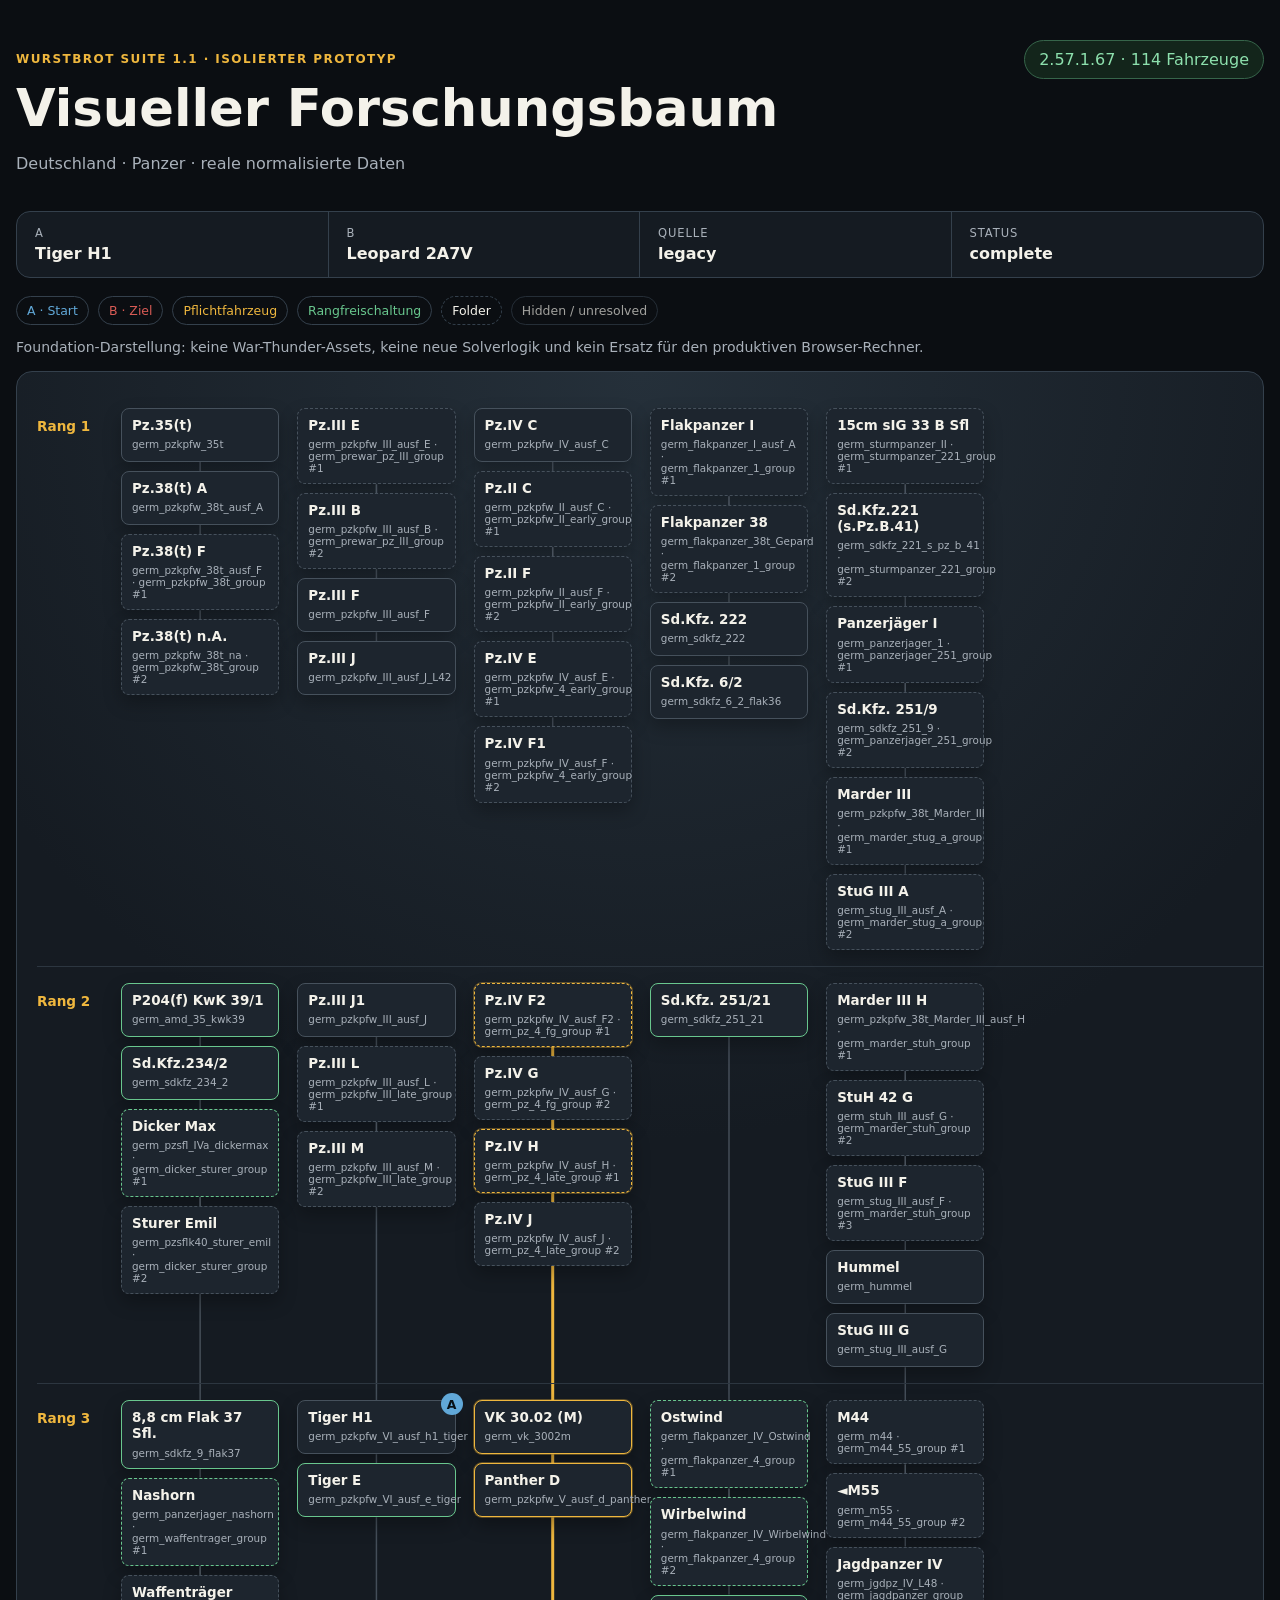
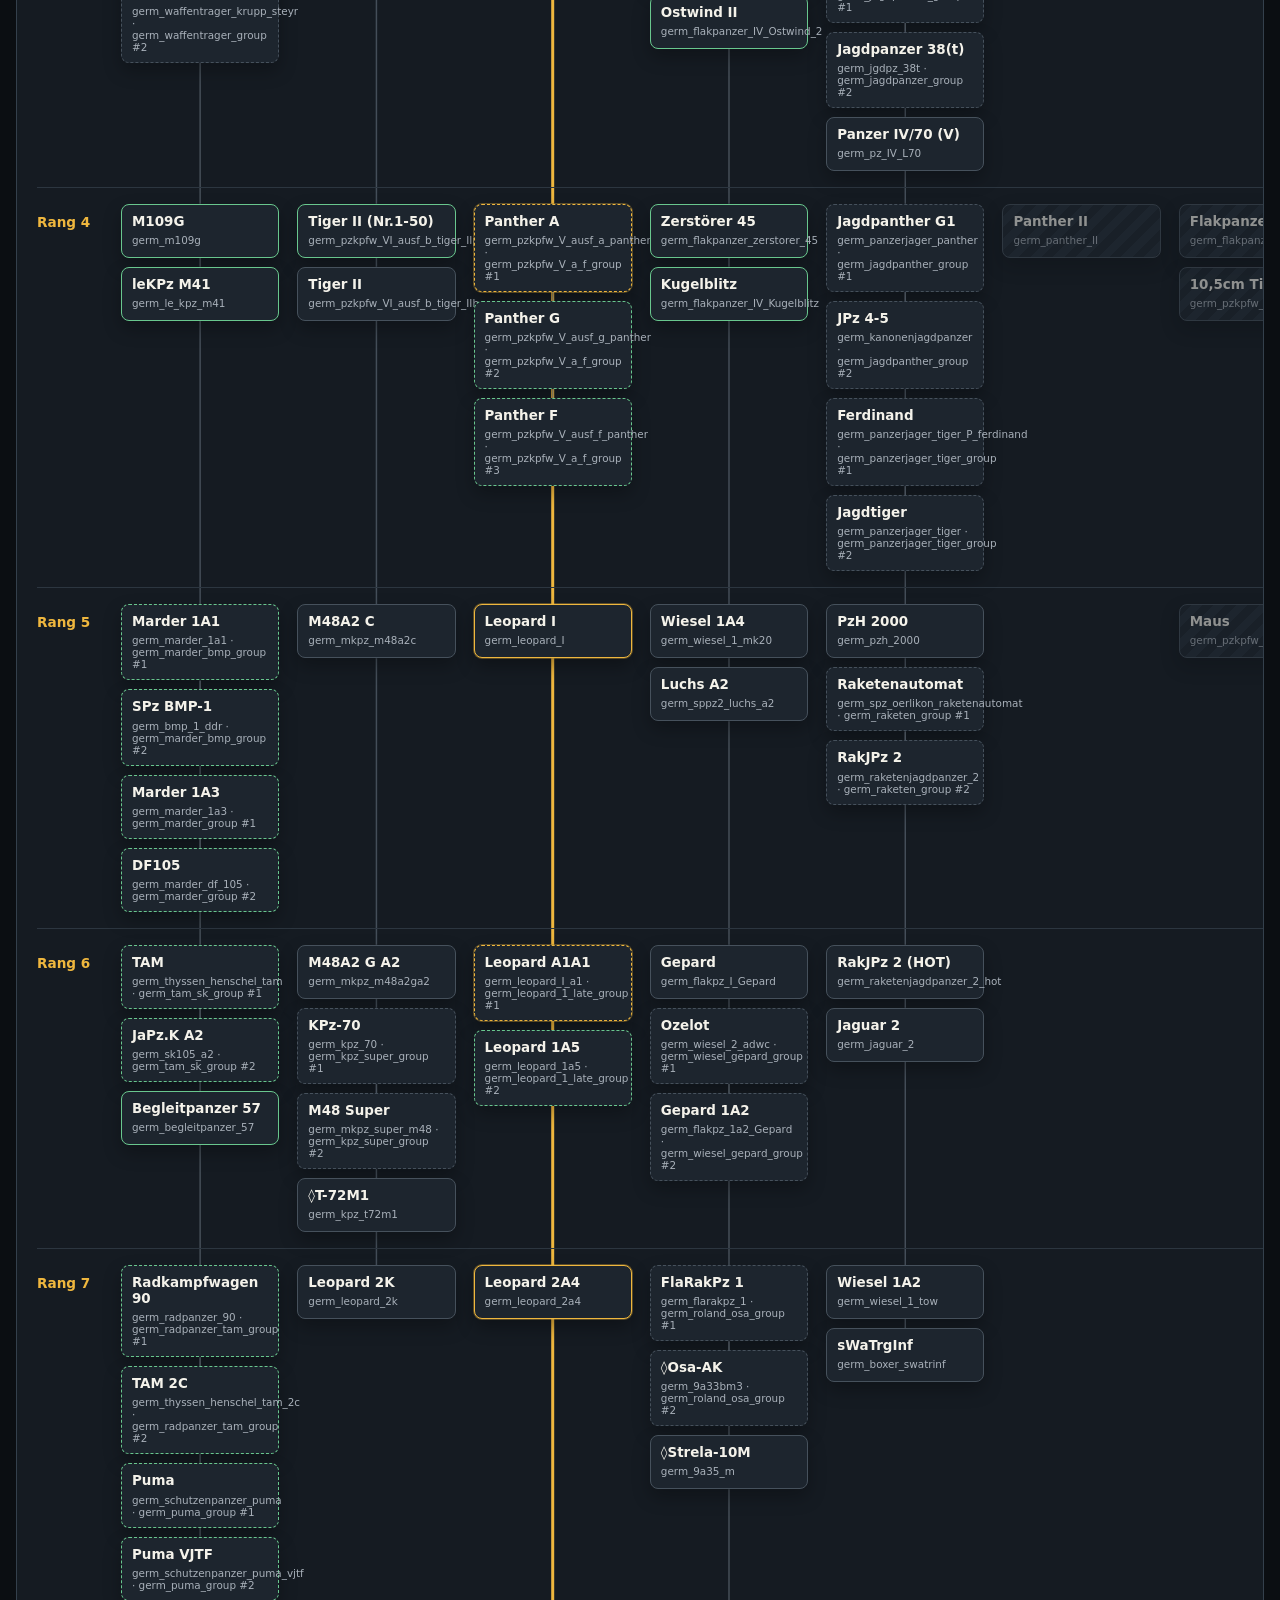
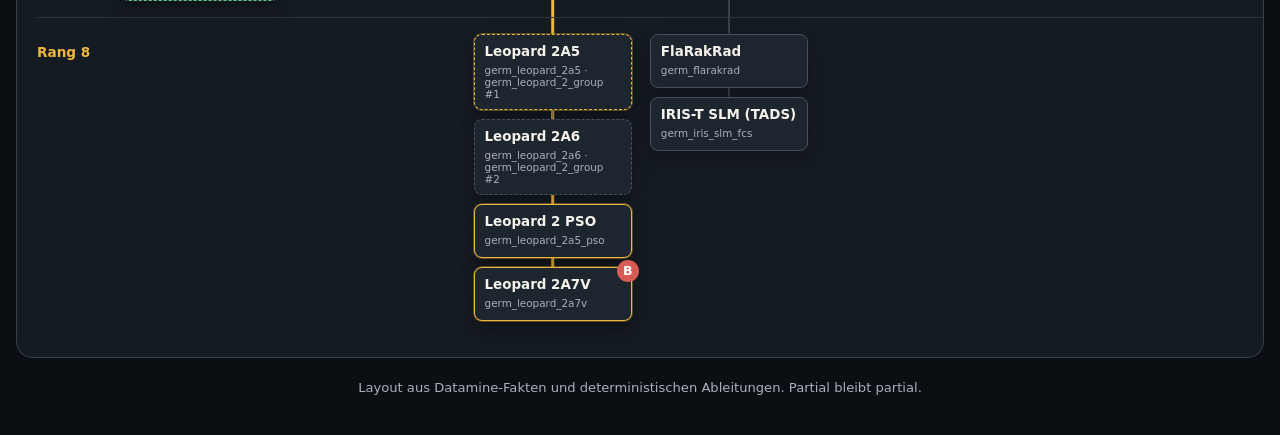
<file: apps/visual-tech-tree-prototype/index.html>
<!doctype html>
<html lang="de">
<head>
  <meta charset="utf-8">
  <meta name="viewport" content="width=device-width,initial-scale=1">
  <title>Visual Tech Tree Foundation · Deutschland · Panzer</title>
  <link rel="stylesheet" href="styles.css">
</head>
<body>
  <header>
    <div>
      <p class="eyebrow">WURSTBROT SUITE 1.1 · ISOLIERTER PROTOTYP</p>
      <h1>Visueller Forschungsbaum</h1>
      <p class="intro">Deutschland · Panzer · reale normalisierte Daten</p>
    </div>
    <div class="status" id="status">Layout wird geladen …</div>
  </header>

  <main>
    <section class="contract-panel" aria-label="Prototypvertrag">
      <div><span>A</span><strong id="start-label">–</strong></div>
      <div><span>B</span><strong id="target-label">–</strong></div>
      <div><span>Quelle</span><strong id="source-label">–</strong></div>
      <div><span>Status</span><strong id="calculation-label">–</strong></div>
    </section>

    <section class="legend" aria-label="Legende">
      <span class="legend-start">A · Start</span>
      <span class="legend-target">B · Ziel</span>
      <span class="legend-required">Pflichtfahrzeug</span>
      <span class="legend-rank">Rangfreischaltung</span>
      <span class="legend-folder">Folder</span>
      <span class="legend-hidden">Hidden / unresolved</span>
    </section>

    <p class="foundation-note">
      Foundation-Darstellung: keine War-Thunder-Assets, keine neue Solverlogik und kein Ersatz
      für den produktiven Browser-Rechner.
    </p>

    <section class="tree-viewport" aria-label="Forschungsbaum">
      <div class="tree" id="tree">
        <svg id="connections" aria-hidden="true"></svg>
      </div>
    </section>
  </main>

  <footer>
    Layout aus Datamine-Fakten und deterministischen Ableitungen. Partial bleibt partial.
  </footer>
  <script type="module" src="app.js"></script>
</body>
</html>
</file>
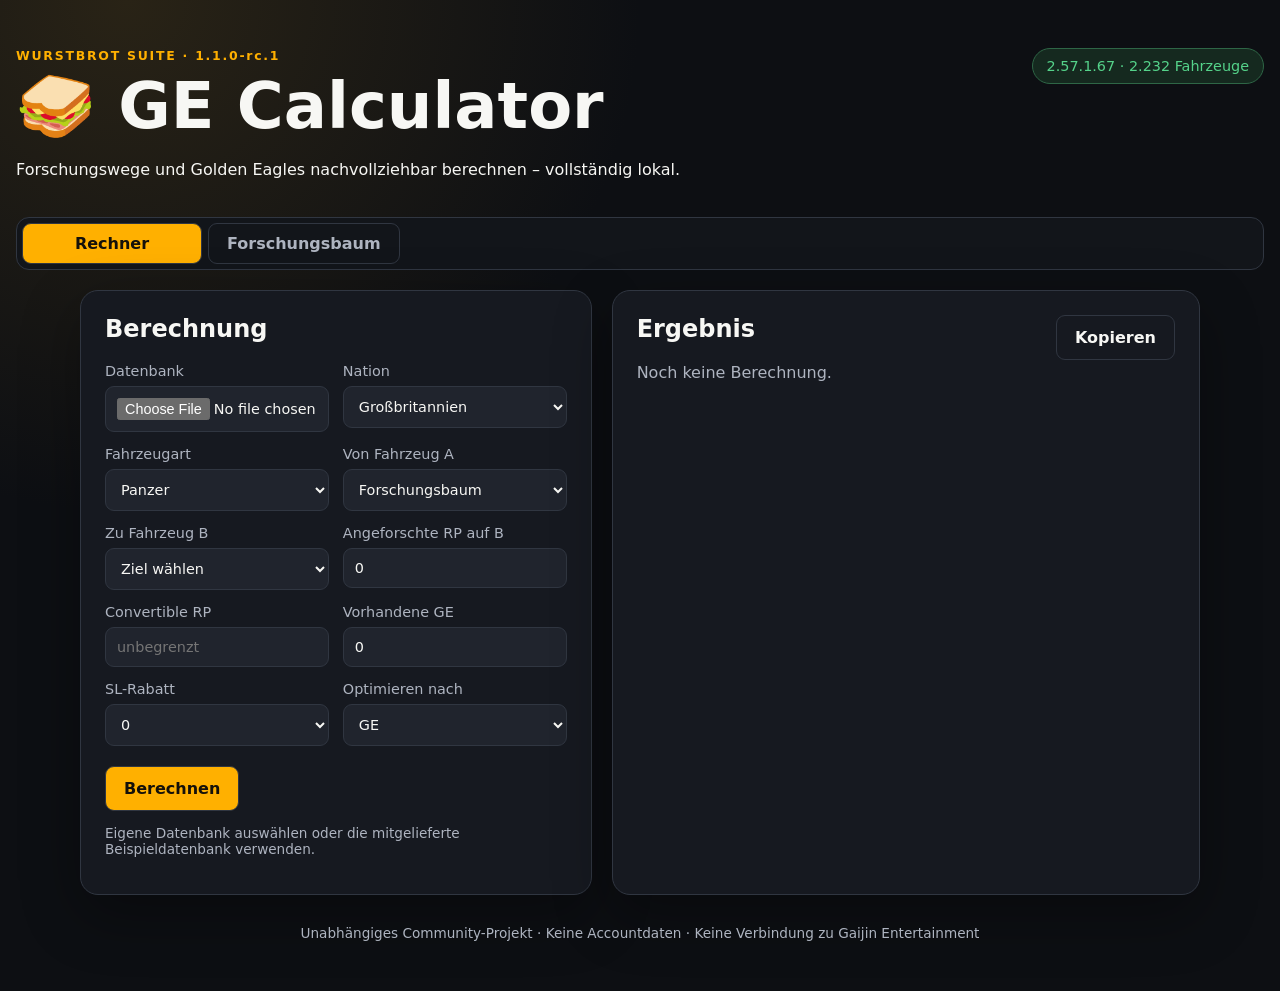
<file: apps/web/index.html>
<!doctype html>
<html lang="de">
<head>
  <meta charset="utf-8">
  <meta name="viewport" content="width=device-width,initial-scale=1">
  <meta name="theme-color" content="#171a21">
  <meta name="description" content="War-Thunder-Forschungs- und GE-Rechner im Browser">
  <title>Wurstbrot GE Calculator 1.1.0-rc.1</title>
  <link rel="manifest" href="manifest.webmanifest">
  <link rel="icon" href="icon.svg" type="image/svg+xml">
  <link rel="stylesheet" href="styles.css">
</head>
<body>
  <header>
    <div>
      <p class="eyebrow">WURSTBROT SUITE · 1.1.0-rc.1</p>
      <h1>🥪 GE Calculator</h1>
      <p>Forschungswege und Golden Eagles nachvollziehbar berechnen – vollständig lokal.</p>
    </div>
    <span id="status" class="status">Datenbank wird geladen …</span>
  </header>

  <nav class="app-nav" aria-label="Ansicht wählen">
    <button class="nav-tab active" id="calculator-tab" type="button" aria-selected="true" aria-controls="calculator-view">Rechner</button>
    <button class="nav-tab" id="tree-tab" type="button" aria-selected="false" aria-controls="tree-view">Forschungsbaum</button>
  </nav>

  <main id="app-main">
    <div id="calculator-view" class="app-view calculator-layout">
      <section class="card controls" aria-labelledby="calculator-title">
        <h2 id="calculator-title">Berechnung</h2>
        <div class="grid">
          <label>Datenbank
            <input id="database-file" type="file" accept="application/json,.json">
          </label>
          <label>Nation<select id="country"></select></label>
          <label>Fahrzeugart<select id="branch"></select></label>
          <label>Von Fahrzeug A<select id="start"></select></label>
          <label>Zu Fahrzeug B<select id="target"></select></label>
          <label>Angeforschte RP auf B<input id="partial-rp" type="number" min="0" value="0"></label>
          <label>Convertible RP<input id="convertible-rp" type="number" min="0" placeholder="unbegrenzt"></label>
          <label>Vorhandene GE<input id="owned-ge" type="number" min="0" value="0"></label>
          <label>SL-Rabatt<select id="discount"><option>0</option><option>30</option><option>50</option></select></label>
          <label>Optimieren nach<select id="optimize"><option value="ge">GE</option><option value="rp">RP</option><option value="sl">SL</option><option value="vehicles">Fahrzeuganzahl</option></select></label>
        </div>
        <button id="calculate" type="button">Berechnen</button>
        <p class="hint">Eigene Datenbank auswählen oder die mitgelieferte Beispieldatenbank verwenden.</p>
      </section>

      <section class="card results" aria-live="polite">
        <div class="result-head"><h2>Ergebnis</h2><button id="copy" class="secondary" type="button">Kopieren</button></div>
        <div id="summary" class="summary empty">Noch keine Berechnung.</div>
        <div id="rank-requirements"></div>
        <div id="explanation"></div>
        <div id="warnings"></div>
      </section>
    </div>

    <div id="tree-view" class="app-view tree-view" hidden>
      <section class="card tree-controls" aria-labelledby="tree-title">
        <div>
          <p class="eyebrow">READ-ONLY · VERIFIZIERTE PROJEKTDATEN</p>
          <h2 id="tree-title">Visueller Forschungsbaum</h2>
          <p class="hint">Ränge, Fahrzeuglinien, Folder und Forschungsbeziehungen aus dem VT.1-Layout-Contract. Folder gruppieren Karten und erzeugen keine Forschungsbeziehung.</p>
        </div>
        <div class="tree-selectors">
          <label>Nation<select id="tree-country"></select></label>
          <label>Fahrzeugart<select id="tree-branch"></select></label>
        </div>
        <section class="tree-search" aria-labelledby="tree-search-label">
          <label id="tree-search-label" for="tree-search-input">Fahrzeug suchen</label>
          <div class="tree-search-input-wrap">
            <input id="tree-search-input" type="search" autocomplete="off"
              placeholder="Name oder Fahrzeug-ID"
              role="combobox" aria-autocomplete="list"
              aria-controls="tree-search-results" aria-expanded="false">
            <span id="tree-search-count">Suche wird vorbereitet …</span>
          </div>
          <div id="tree-search-results" class="tree-search-results" role="listbox"
            aria-label="Suchergebnisse" hidden></div>
        </section>
        <section class="tree-selection" aria-labelledby="tree-selection-title">
          <h3 id="tree-selection-title">Fahrzeugdetails</h3>
          <p id="tree-selection-empty">Keine Fahrzeugkarte ausgewählt.</p>
          <dl id="tree-selection-details" hidden></dl>
          <div class="tree-selection-actions" id="tree-selection-actions" hidden>
            <button id="tree-set-start" type="button">Als Start A</button>
            <button id="tree-set-target" type="button">Als Ziel B</button>
          </div>
        </section>
        <div class="tree-legend" aria-label="Legende">
          <span class="legend-a">A · Start</span>
          <span class="legend-b">B · Ziel</span>
          <span class="legend-path">Solver-Pfad</span>
          <span class="legend-rank-unlock">Rangfreischaltung</span>
          <span class="legend-folder">Folder</span>
          <span class="legend-partial">Partial / unresolved</span>
          <span class="legend-hidden">Hidden (Altbestand)</span>
        </div>
      </section>

      <section class="tree-ab-bar" id="tree-ab-bar" aria-label="A-nach-B-Auswahl">
        <div class="tree-ab-endpoint">
          <span>Start A</span>
          <strong id="tree-ab-start">Nicht gewählt</strong>
        </div>
        <span class="tree-ab-arrow" aria-hidden="true">→</span>
        <div class="tree-ab-endpoint">
          <span>Ziel B</span>
          <strong id="tree-ab-target">Nicht gewählt</strong>
        </div>
        <div class="tree-ab-actions">
          <button id="tree-calculate" type="button" disabled>Berechnen</button>
          <button id="tree-reset" class="secondary" type="button" disabled>Zurücksetzen</button>
          <button id="tree-details-calculator" class="secondary" type="button" hidden>Details im Rechner</button>
        </div>
        <p id="tree-ab-message" class="tree-ab-message" role="status" aria-live="polite">
          Start A und Ziel B im selben Forschungsbaum auswählen.
        </p>
        <div id="tree-result-summary" class="tree-result-summary" aria-live="polite" hidden>
          <strong id="tree-result-route"></strong>
          <span id="tree-result-values"></span>
          <small id="tree-result-meta"></small>
        </div>
      </section>

      <section class="tree-panel" aria-label="Forschungsbaumdarstellung">
        <div class="tree-panel-head">
          <div>
            <strong id="tree-heading">Forschungsbaum</strong>
            <span id="tree-status">Daten werden vorbereitet …</span>
          </div>
          <div class="tree-panel-tools">
            <div class="tree-metrics" id="tree-metrics" aria-live="polite"></div>
            <div class="tree-zoom" aria-label="Forschungsbaum-Zoom">
              <button class="secondary" id="tree-zoom-out" type="button" aria-label="Verkleinern">−</button>
              <button class="secondary" id="tree-zoom-reset" type="button">100 %</button>
              <button class="secondary" id="tree-zoom-in" type="button" aria-label="Vergrößern">+</button>
              <span id="tree-zoom-value" aria-live="polite">100 %</span>
            </div>
          </div>
        </div>
        <div class="tree-viewport" id="tree-viewport" tabindex="0"
          aria-label="Forschungsbaum; auf freier Fläche ziehen zum Verschieben">
          <div class="visual-tree" id="visual-tree">
            <svg id="tree-connections" aria-hidden="true"></svg>
            <div id="tree-content"></div>
          </div>
        </div>
      </section>
    </div>
  </main>

  <footer>Unabhängiges Community-Projekt · Keine Accountdaten · Keine Verbindung zu Gaijin Entertainment</footer>
  <script type="module" src="app.js"></script>
</body>
</html>
</file>
<file: apps/visual-tech-tree-prototype/styles.css>
:root {
  color-scheme: dark;
  --bg: #0b0e12;
  --panel: #151b22;
  --panel-2: #1d252e;
  --line: #34404c;
  --text: #f4f2ea;
  --muted: #a9b1ba;
  --amber: #efb73e;
  --red: #d85b55;
  --blue: #61a8d8;
  --green: #69c78e;
  font-family: Inter, system-ui, -apple-system, "Segoe UI", sans-serif;
}

* { box-sizing: border-box; }
body { margin: 0; min-height: 100vh; background: var(--bg); color: var(--text); }
header, main, footer { width: min(1520px, calc(100% - 32px)); margin: auto; }
header { display: flex; justify-content: space-between; gap: 24px; padding: 40px 0 22px; }
h1 { margin: 4px 0 6px; font-size: clamp(2rem, 4vw, 3.8rem); }
.eyebrow { color: var(--amber); font-weight: 800; letter-spacing: .12em; font-size: .75rem; }
.intro, .foundation-note, footer { color: var(--muted); }
.status { align-self: start; border: 1px solid #36654a; background: #13251b; color: #8de0ad; border-radius: 999px; padding: 9px 14px; }
.contract-panel { display: grid; grid-template-columns: repeat(4, minmax(0, 1fr)); background: var(--panel); border: 1px solid var(--line); border-radius: 14px; overflow: hidden; }
.contract-panel div { padding: 14px 18px; border-right: 1px solid var(--line); }
.contract-panel div:last-child { border: 0; }
.contract-panel span { display: block; color: var(--muted); font-size: .72rem; text-transform: uppercase; letter-spacing: .08em; }
.contract-panel strong { display: block; margin-top: 4px; }
.legend { display: flex; flex-wrap: wrap; gap: 9px; padding: 18px 0 4px; }
.legend span { border: 1px solid var(--line); border-radius: 999px; padding: 6px 10px; font-size: .78rem; }
.legend-start { color: var(--blue); }
.legend-target { color: var(--red); }
.legend-required { color: var(--amber); }
.legend-rank { color: var(--green); }
.legend-folder { border-style: dashed !important; }
.legend-hidden { opacity: .65; }
.foundation-note { margin: 10px 0 16px; font-size: .88rem; }
.tree-viewport { overflow: auto; border: 1px solid var(--line); border-radius: 16px; background: radial-gradient(circle at 50% 0, #25303a 0, transparent 48rem), var(--panel); }
.tree { position: relative; min-width: 1340px; padding: 20px; }
#connections { position: absolute; inset: 0; width: 100%; height: 100%; overflow: visible; pointer-events: none; z-index: 1; }
.rank-band { position: relative; z-index: 2; display: grid; grid-template-columns: 72px 1fr; gap: 12px; padding: 16px 0; border-bottom: 1px solid #2c3640; }
.rank-band:last-child { border-bottom: 0; }
.rank-title { color: var(--amber); font-weight: 800; font-size: .85rem; padding-top: 10px; }
.rank-grid { display: grid; grid-template-columns: repeat(var(--columns), minmax(150px, 1fr)); gap: 18px; align-items: start; }
.tree-column { display: flex; flex-direction: column; gap: 9px; min-height: 54px; }
.vehicle { position: relative; min-height: 54px; padding: 9px 10px; border: 1px solid #46515c; border-radius: 8px; background: var(--panel-2); box-shadow: 0 8px 18px #0004; font-size: .78rem; }
.vehicle strong { display: block; font-size: .84rem; line-height: 1.2; }
.vehicle small { display: block; color: var(--muted); margin-top: 4px; }
.vehicle.folder-member { border-style: dashed; }
.vehicle.required-direct-path { border-color: var(--amber); box-shadow: 0 0 0 1px #efb73e55, 0 8px 18px #0005; }
.vehicle.required-rank-unlock { border-color: var(--green); }
.vehicle.start-a::before, .vehicle.target-b::before { position: absolute; top: -8px; right: -8px; width: 22px; height: 22px; display: grid; place-items: center; border-radius: 50%; color: #071015; font-weight: 900; }
.vehicle.start-a::before { content: "A"; background: var(--blue); }
.vehicle.target-b::before { content: "B"; background: var(--red); color: white; }
.vehicle.hidden-research, .vehicle.partial-unresolved { opacity: .55; background: repeating-linear-gradient(135deg, #1d252e, #1d252e 8px, #252e38 8px, #252e38 16px); }
.edge { stroke: #65717d; stroke-width: 1.5; fill: none; opacity: .6; }
.edge.required { stroke: var(--amber); stroke-width: 3; opacity: 1; }
footer { padding: 22px 0 40px; text-align: center; font-size: .82rem; }
@media (max-width: 780px) {
  header { display: block; padding-top: 24px; }
  .status { display: inline-block; margin-top: 8px; }
  .contract-panel { grid-template-columns: 1fr 1fr; }
  .contract-panel div:nth-child(2) { border-right: 0; }
  .contract-panel div:nth-child(-n+2) { border-bottom: 1px solid var(--line); }
}
</file>
<file: apps/web/styles.css>
:root {
  color-scheme: dark;
  --bg: #0d0f13;
  --panel: #171a21;
  --panel-2: #20242d;
  --panel-3: #272c35;
  --text: #f7f7f4;
  --muted: #aeb4c0;
  --accent: #ffb000;
  --line: #303641;
  --ok: #55d38a;
  --blue: #64aee0;
  --red: #e2675f;
  font-family: Inter, system-ui, -apple-system, "Segoe UI", sans-serif;
}

* { box-sizing: border-box; }
body {
  margin: 0;
  min-height: 100vh;
  max-width: 100%;
  padding-right: env(safe-area-inset-right, 0px);
  padding-left: env(safe-area-inset-left, 0px);
  overflow-wrap: break-word;
  color: var(--text);
  background: radial-gradient(circle at 10% 0, #292316 0, transparent 32rem), var(--bg);
}
header, .app-nav, #app-main, footer {
  width: min(1600px, calc(100% - 32px));
  margin-inline: auto;
}
header {
  display: flex;
  justify-content: space-between;
  align-items: flex-start;
  gap: 24px;
  padding: 48px 0 22px;
}
h1 { margin: .1em 0; font-size: clamp(2rem, 6vw, 4rem); }
h2 { margin-top: 0; }
.eyebrow {
  margin: 0 0 6px;
  color: var(--accent);
  font-size: .78rem;
  font-weight: 800;
  letter-spacing: .14em;
}
.status {
  min-width: 0;
  padding: 9px 14px;
  border: 1px solid #2e6646;
  border-radius: 999px;
  color: var(--ok);
  background: #15291f;
  font-size: .9rem;
  overflow-wrap: anywhere;
}
.app-nav {
  display: flex;
  gap: 6px;
  margin-bottom: 20px;
  padding: 5px;
  border: 1px solid var(--line);
  border-radius: 13px;
  background: #12151a;
}
button, select, input { font: inherit; border: 1px solid var(--line); border-radius: 9px; }
button { margin-top: 20px; padding: 12px 18px; color: #15110a; background: var(--accent); font-weight: 800; cursor: pointer; }
button:hover { filter: brightness(1.08); }
button:disabled { cursor: not-allowed; filter: grayscale(.7); opacity: .55; }
button.secondary { margin: 0; color: var(--text); background: transparent; }
.nav-tab {
  flex: 0 1 180px;
  margin: 0;
  padding: 10px 18px;
  color: var(--muted);
  background: transparent;
}
.nav-tab.active { color: #15110a; background: var(--accent); }
select, input { width: 100%; padding: 11px; color: var(--text); background: var(--panel-2); }
.app-view[hidden] { display: none; }
#app-main, .app-view, .card { min-width: 0; }
.calculator-layout {
  display: grid;
  grid-template-columns: minmax(0, 1fr) minmax(0, 1.15fr);
  gap: 20px;
  width: min(1120px, 100%);
  margin-inline: auto;
}
.card {
  padding: 24px;
  border: 1px solid var(--line);
  border-radius: 18px;
  background: color-mix(in srgb, var(--panel) 94%, transparent);
  box-shadow: 0 20px 60px #0005;
}
.grid { display: grid; grid-template-columns: 1fr 1fr; gap: 14px; }
label { display: flex; flex-direction: column; gap: 7px; color: var(--muted); font-size: .9rem; }
.hint, footer { color: var(--muted); font-size: .85rem; }
.result-head { display: flex; justify-content: space-between; align-items: flex-start; }
.summary { display: grid; grid-template-columns: repeat(3, 1fr); gap: 10px; margin-bottom: 18px; }
.summary.empty { display: block; color: var(--muted); }
.metric { padding: 14px; border-radius: 12px; background: var(--panel-2); }
.metric strong { display: block; color: var(--accent); font-size: 1.35rem; }
.vehicle { display: flex; justify-content: space-between; gap: 16px; padding: 11px 0; border-bottom: 1px solid var(--line); }
.vehicle span:last-child { color: var(--muted); white-space: nowrap; }

.tree-view { display: grid; gap: 18px; }
.tree-controls {
  display: grid;
  grid-template-columns: minmax(280px, 1.2fr) minmax(320px, .8fr);
  gap: 18px 28px;
}
.tree-controls h2 { margin-bottom: 7px; }
.tree-selectors { display: grid; grid-template-columns: 1fr 1fr; gap: 12px; align-self: center; }
.tree-search, .tree-selection {
  position: relative;
  min-width: 0;
  padding: 14px;
  border: 1px solid var(--line);
  border-radius: 12px;
  background: #12161c;
}
.tree-search-input-wrap { position: relative; }
.tree-search-input-wrap > span { display: block; margin-top: 6px; color: var(--muted); font-size: .72rem; }
.tree-search-results {
  position: absolute;
  z-index: 20;
  top: calc(100% - 8px);
  right: 14px;
  left: 14px;
  max-height: min(320px, 45dvh);
  overflow: auto;
  padding: 6px;
  border: 1px solid #56606c;
  border-radius: 10px;
  background: #171c23;
  box-shadow: 0 18px 50px #000b;
}
.tree-search-results[hidden] { display: none; }
.tree-search-empty { margin: 0; padding: 12px; color: var(--muted); font-size: .78rem; }
.tree-search-result {
  display: grid;
  width: 100%;
  margin: 0;
  padding: 10px;
  border: 0;
  border-radius: 7px;
  text-align: left;
  color: var(--text);
  background: transparent;
}
.tree-search-result:hover, .tree-search-result:focus-visible { background: #2b323c; filter: none; }
.tree-search-result strong { font-size: .84rem; }
.tree-search-result span { color: var(--muted); font-size: .7rem; }
.tree-search-result strong, .tree-search-result span { overflow-wrap: anywhere; }
.tree-selection h3 { margin: 0 0 9px; font-size: .95rem; }
.tree-selection p { margin: 0; color: var(--muted); font-size: .78rem; }
.tree-selection dl { display: grid; grid-template-columns: repeat(4, minmax(0, 1fr)); gap: 7px; margin: 0; }
.tree-selection dl div { min-width: 0; padding: 7px 8px; border-radius: 7px; background: var(--panel-2); }
.tree-selection dt { color: var(--muted); font-size: .62rem; }
.tree-selection dd { overflow-wrap: anywhere; margin: 2px 0 0; font-size: .75rem; }
.tree-selection .partial-unresolved dd { color: #dfb2ff; font-weight: 800; }
.tree-selection .folder-data-incomplete dd { color: #f0c8ff; font-weight: 700; }
.tree-selection-actions {
  display: flex;
  gap: 8px;
  margin-top: 10px;
}
.tree-selection-actions[hidden] { display: none; }
.tree-selection-actions button { flex: 1; margin: 0; padding: 9px 11px; font-size: .78rem; }
.tree-selection-actions button:last-child { color: white; background: var(--red); }
.tree-selection-actions button:focus-visible, .tree-ab-actions button:focus-visible {
  outline: 3px solid var(--blue);
  outline-offset: 2px;
}
.tree-legend { display: flex; flex-wrap: wrap; align-content: center; gap: 7px; }
.tree-legend span { padding: 5px 9px; border: 1px solid var(--line); border-radius: 999px; font-size: .75rem; }
.legend-a { color: var(--blue); }
.legend-b { color: var(--red); }
.legend-path { color: var(--accent); }
.legend-rank-unlock { color: var(--ok); }
.legend-folder { border-style: dashed !important; }
.legend-partial { color: #dfb2ff; }
.legend-hidden { background: repeating-linear-gradient(135deg, #25222b, #25222b 5px, #332d3a 5px, #332d3a 10px); }
.tree-ab-bar {
  position: sticky;
  z-index: 15;
  top: 10px;
  display: grid;
  grid-template-columns: minmax(140px, 1fr) auto minmax(140px, 1fr) auto;
  gap: 8px 12px;
  align-items: center;
  padding: 13px 16px;
  border: 1px solid #6a5428;
  border-radius: 14px;
  background: #171a21f5;
  box-shadow: 0 10px 30px #0009;
  backdrop-filter: blur(9px);
}
.tree-ab-endpoint { min-width: 0; }
.tree-ab-endpoint span { display: block; color: var(--muted); font-size: .68rem; font-weight: 800; text-transform: uppercase; letter-spacing: .06em; }
.tree-ab-endpoint strong { display: block; overflow: hidden; margin-top: 2px; text-overflow: ellipsis; white-space: nowrap; font-size: .84rem; }
.tree-ab-arrow { color: var(--accent); font-size: 1.2rem; font-weight: 900; }
.tree-ab-actions { display: flex; gap: 7px; }
.tree-ab-actions button { margin: 0; padding: 8px 11px; white-space: nowrap; font-size: .76rem; }
.tree-ab-message { grid-column: 1 / -1; margin: 0; color: var(--muted); font-size: .75rem; }
.tree-ab-message.error { color: #ff938c; font-weight: 700; }
.tree-ab-message.success { color: var(--ok); }
.tree-result-summary {
  grid-column: 1 / -1;
  display: grid;
  grid-template-columns: minmax(180px, 1fr) auto;
  gap: 3px 14px;
  padding-top: 9px;
  border-top: 1px solid var(--line);
}
.tree-result-summary[hidden] { display: none; }
.tree-result-summary strong { color: var(--accent); }
.tree-result-summary strong, .tree-result-summary span, .tree-result-summary small { overflow-wrap: anywhere; }
.tree-result-summary span { font-variant-numeric: tabular-nums; }
.tree-result-summary small { grid-column: 1 / -1; color: var(--muted); }
.tree-panel {
  min-width: 0;
  overflow: hidden;
  border: 1px solid var(--line);
  border-radius: 18px;
  background: var(--panel);
  box-shadow: 0 20px 60px #0005;
}
.tree-panel-head {
  display: flex;
  justify-content: space-between;
  align-items: center;
  gap: 20px;
  padding: 14px 18px;
  border-bottom: 1px solid var(--line);
}
.tree-panel-head strong, .tree-panel-head span { display: block; }
.tree-panel-head span { margin-top: 3px; color: var(--muted); font-size: .78rem; }
.tree-metrics { display: flex; flex-wrap: wrap; justify-content: flex-end; gap: 7px; }
.tree-metrics span { margin: 0; padding: 5px 9px; border-radius: 999px; background: var(--panel-2); color: var(--text); }
.tree-panel-tools { display: grid; justify-items: end; gap: 8px; }
.tree-zoom { display: flex; align-items: center; gap: 5px; }
.tree-zoom button { min-width: 38px; margin: 0; padding: 7px 10px; }
.tree-zoom span { min-width: 48px; margin: 0; text-align: right; color: var(--text); font-variant-numeric: tabular-nums; }
.tree-viewport {
  max-height: min(74vh, 920px);
  min-height: 520px;
  overflow: auto;
  outline: none;
  background: radial-gradient(circle at 50% 0, #28313a 0, transparent 55rem), #11151a;
  scrollbar-color: #59616b #171b20;
  cursor: grab;
  overscroll-behavior: contain;
  touch-action: pan-x pan-y pinch-zoom;
}
.tree-viewport.is-panning { cursor: grabbing; user-select: none; }
.tree-viewport:focus-visible { box-shadow: inset 0 0 0 2px var(--accent); }
.visual-tree {
  position: relative;
  min-width: max(100%, calc(var(--active-columns, 1) * 194px + 92px));
  padding: 14px 18px 30px;
}
#tree-content { position: relative; z-index: 2; }
#tree-connections {
  position: absolute;
  z-index: 1;
  inset: 0;
  width: 100%;
  height: 100%;
  overflow: visible;
  pointer-events: none;
}
.tree-rank {
  display: grid;
  grid-template-columns: 62px minmax(0, 1fr);
  gap: 12px;
  min-height: 118px;
  padding: 18px 0 22px;
  border-bottom: 1px solid #353b44;
}
.tree-rank:last-child { border-bottom: 0; }
.tree-rank-title {
  position: sticky;
  left: 4px;
  z-index: 4;
  align-self: start;
  width: 54px;
  padding: 8px 5px;
  border: 1px solid #745b27;
  border-radius: 8px;
  text-align: center;
  background: #211c12;
}
.tree-rank-title span { display: block; color: var(--muted); font-size: .62rem; text-transform: uppercase; letter-spacing: .1em; }
.tree-rank-title strong { color: var(--accent); font-size: 1rem; }
.tree-rank-grid {
  display: grid;
  grid-template-columns: repeat(var(--tree-columns), minmax(172px, 1fr));
  gap: 22px;
  align-items: start;
}
.tree-column { display: flex; flex-direction: column; gap: 12px; min-height: 72px; }
.tree-vehicle {
  position: relative;
  min-height: 92px;
  padding: 11px 12px;
  border: 1px solid #4a535d;
  border-radius: 10px;
  background: linear-gradient(145deg, #262c34, #1d2229);
  box-shadow: 0 8px 20px #0005;
  cursor: pointer;
  outline: none;
}
.tree-vehicle:hover { border-color: #788491; }
.tree-vehicle:focus-visible { box-shadow: 0 0 0 3px #64aee077, 0 8px 20px #0005; }
.tree-vehicle.selected {
  border-color: var(--blue);
  box-shadow: 0 0 0 2px #64aee066, 0 8px 24px #0008;
  opacity: 1 !important;
}
.tree-vehicle.search-target { animation: tree-target-pulse 900ms ease-out 1; }
@keyframes tree-target-pulse {
  0% { box-shadow: 0 0 0 8px #ffb00077, 0 8px 24px #0008; }
  100% { box-shadow: 0 0 0 2px #64aee066, 0 8px 24px #0008; }
}
@media (prefers-reduced-motion: reduce) {
  .tree-vehicle.search-target { animation: none; }
}
.tree-vehicle strong { display: block; padding-right: 18px; font-size: .84rem; line-height: 1.2; }
.vehicle-rank { display: block; margin-top: 3px; color: var(--muted); font-size: .68rem; }
.tree-vehicle dl { display: grid; grid-template-columns: 1fr 1fr; gap: 8px; margin: 9px 0 0; }
.tree-vehicle dl div { display: flex; justify-content: space-between; gap: 4px; padding-top: 6px; border-top: 1px solid #38404a; }
.tree-vehicle dt { color: var(--muted); font-size: .65rem; }
.tree-vehicle dd { margin: 0; font-size: .7rem; font-variant-numeric: tabular-nums; }
.vehicle-badges { display: flex; flex-wrap: wrap; gap: 4px; margin-top: 8px; }
.vehicle-badges span { padding: 2px 5px; border-radius: 5px; background: #313944; color: #d5dae0; font-size: .6rem; }
.tree-folder {
  display: flex;
  flex-direction: column;
  gap: 8px;
  padding: 7px;
  border: 1px dashed #737b84;
  border-radius: 12px;
  background: #171c22cc;
}
.folder-header { display: flex; justify-content: space-between; gap: 8px; align-items: center; }
.folder-label { color: #e2e5e9; font-size: .66rem; font-weight: 800; text-transform: uppercase; letter-spacing: .07em; }
.folder-count { padding: 2px 6px; border-radius: 999px; color: #d5dae0; background: #303741; font-size: .6rem; white-space: nowrap; }
.folder-semantics, .folder-state, .folder-data-notice { margin: 0; font-size: .61rem; line-height: 1.35; }
.folder-semantics { color: var(--muted); }
.folder-state { color: #dfb2ff; font-weight: 800; }
.folder-data-notice { padding: 5px 6px; border-radius: 6px; color: #f0c8ff; background: #4a305966; }
.tree-folder.partial-unresolved, .tree-folder.incomplete-data { border-color: #9668ac; background: #211a26dd; }
.tree-vehicle.start-a::before, .tree-vehicle.target-b::before {
  position: absolute;
  top: -8px;
  right: -8px;
  z-index: 3;
  display: grid;
  place-items: center;
  width: 24px;
  height: 24px;
  border-radius: 50%;
  color: #071015;
  font-weight: 900;
}
.tree-vehicle.start-a::before { content: "A"; background: var(--blue); }
.tree-vehicle.target-b::before { content: "B"; color: white; background: var(--red); }
.tree-vehicle.required-direct-path { border-color: var(--accent); box-shadow: 0 0 0 1px #ffb00055, 0 8px 20px #0005; }
.tree-vehicle.required-rank-unlock { border-color: var(--ok); box-shadow: 0 0 0 1px #55d38a44, 0 8px 20px #0005; }
.visual-tree.has-highlight .tree-vehicle.not-required:not(.start-a):not(.target-b) { opacity: .43; }
.tree-vehicle.hidden-research, .tree-vehicle.partial-unresolved {
  background: repeating-linear-gradient(135deg, #25222b, #25222b 8px, #2d2833 8px, #2d2833 16px);
}
.tree-vehicle.partial-unresolved { border-color: #9668ac; }
.tree-edge { fill: none; stroke: #68727d; stroke-width: 1.5; opacity: .62; }
.tree-edge.required { stroke: var(--accent); stroke-width: 3; opacity: 1; }
.tree-edge.selected-direct { stroke: var(--blue); stroke-width: 2.5; opacity: 1; }
.tree-empty {
  display: grid;
  place-content: center;
  gap: 7px;
  min-height: 420px;
  padding: 40px;
  text-align: center;
}
.tree-empty strong { color: var(--accent); font-size: 1.2rem; }
.tree-empty span { max-width: 460px; color: var(--muted); }
footer { padding: 30px 0 calc(50px + env(safe-area-inset-bottom, 0px)); text-align: center; }

@media (max-width: 900px), (max-height: 520px) and (max-width: 1024px) {
  header { display: block; padding-top: 30px; }
  .status { display: inline-block; margin-top: 8px; }
  .app-nav button, .calculator-layout button, .tree-view button,
  .tree-view select, .tree-view input { min-height: 44px; }
  .calculator-layout { grid-template-columns: 1fr; }
  .grid, .tree-selectors { grid-template-columns: 1fr; }
  .summary { grid-template-columns: 1fr; }
  .tree-controls { grid-template-columns: 1fr; }
  .tree-selection dl { grid-template-columns: 1fr 1fr; }
  .tree-search-results { max-height: min(280px, 42dvh); }
  .tree-ab-bar {
    top: calc(env(safe-area-inset-top, 0px) + 8px);
    grid-template-columns: minmax(0, 1fr) auto minmax(0, 1fr);
  }
  .tree-ab-endpoint strong {
    overflow: visible;
    text-overflow: clip;
    white-space: normal;
    overflow-wrap: anywhere;
  }
  .tree-ab-actions { grid-column: 1 / -1; flex-wrap: wrap; }
  .tree-ab-actions button { flex: 1 1 150px; }
  .tree-result-summary { grid-template-columns: 1fr; }
  .tree-result-summary small { grid-column: 1; }
  .tree-panel-head { align-items: flex-start; flex-direction: column; }
  .tree-panel-tools { justify-items: start; }
  .tree-metrics { justify-content: flex-start; }
  .tree-zoom button { min-width: 44px; }
  .tree-viewport {
    min-height: min(480px, 62dvh);
    max-height: 72dvh;
  }
}

@media (max-width: 480px) {
  header, .app-nav, #app-main, footer { width: calc(100% - 20px); }
  header { padding-top: calc(22px + env(safe-area-inset-top, 0px)); }
  h1 { font-size: clamp(1.75rem, 11vw, 2.5rem); }
  .app-nav { align-items: stretch; }
  .nav-tab { flex: 1 1 0; min-width: 0; padding: 10px 8px; }
  .card { padding: 14px; border-radius: 14px; }
  .result-head { flex-wrap: wrap; gap: 8px; }
  .vehicle { align-items: flex-start; flex-direction: column; gap: 4px; }
  .vehicle span:last-child { white-space: normal; }
  .tree-controls { gap: 14px; }
  .tree-search, .tree-selection { padding: 10px; }
  .tree-search-results { right: 8px; left: 8px; }
  .tree-selection dl { grid-template-columns: 1fr; }
  .tree-selection-actions { flex-wrap: wrap; }
  .tree-selection-actions button { flex: 1 1 120px; }
  .tree-ab-bar { gap: 8px; padding: 10px; border-radius: 12px; }
  .tree-ab-arrow { font-size: 1rem; }
  .tree-ab-actions button { flex-basis: 110px; padding-inline: 8px; white-space: normal; }
  .tree-result-summary { gap: 5px; }
  .tree-panel { border-radius: 14px; }
  .tree-panel-head { gap: 12px; padding: 12px; }
  .tree-panel-tools { width: 100%; }
  .tree-metrics { justify-content: flex-start; }
  .tree-metrics span { padding: 5px 7px; font-size: .72rem; }
  .tree-zoom { flex-wrap: wrap; }
  .tree-viewport { min-height: min(420px, 62dvh); }
}
</file>
